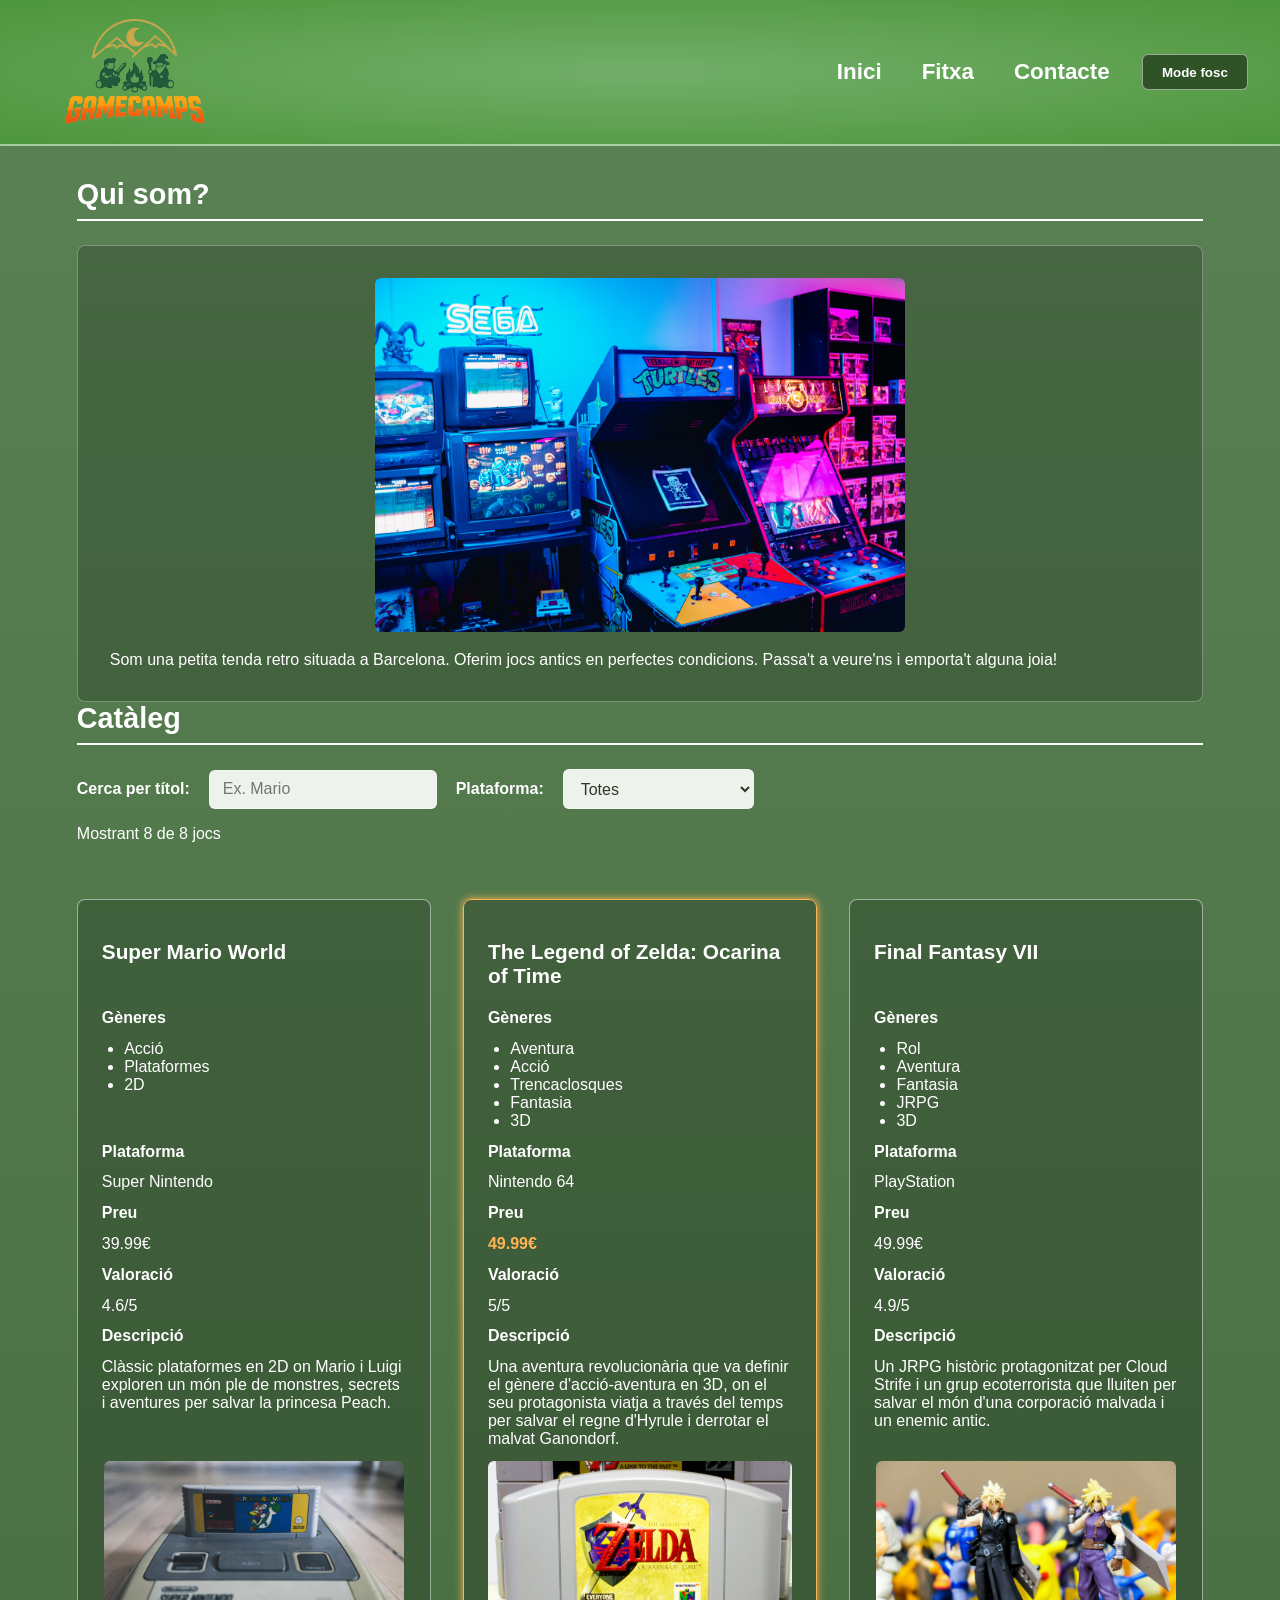
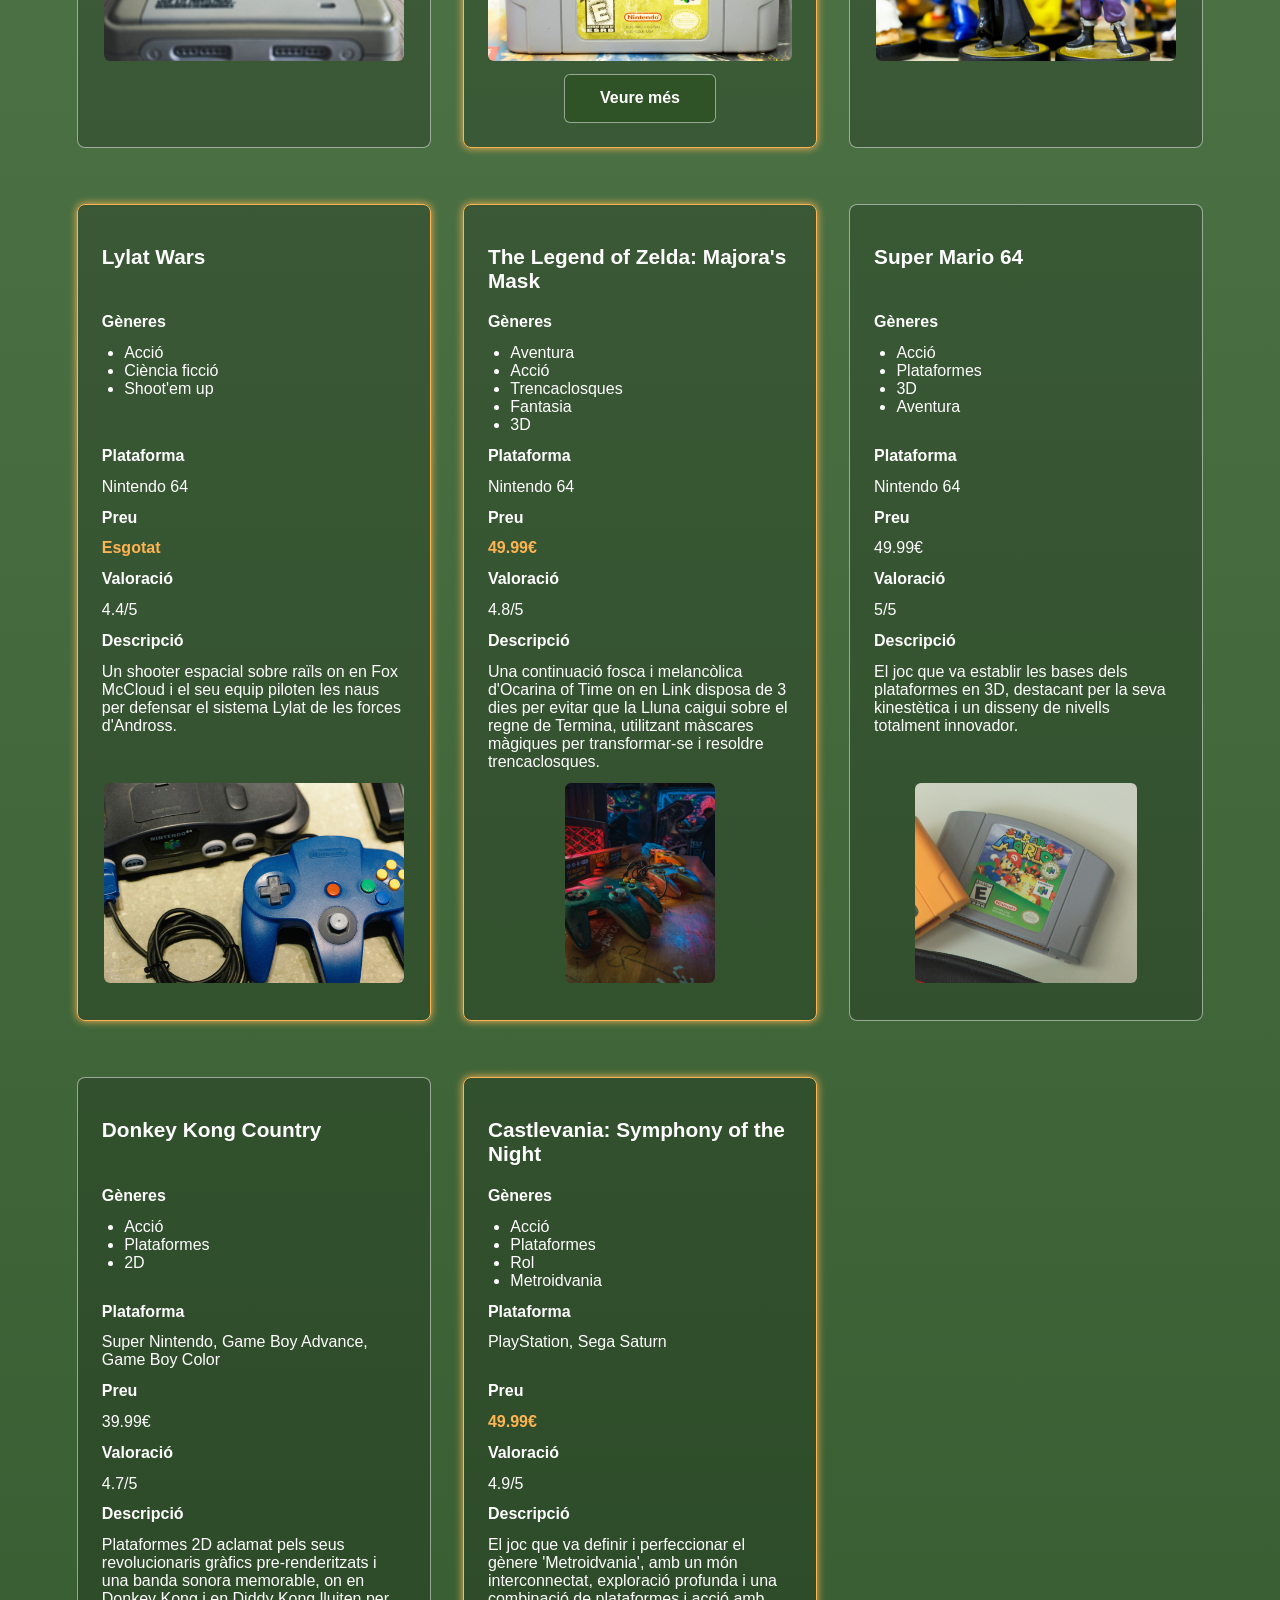
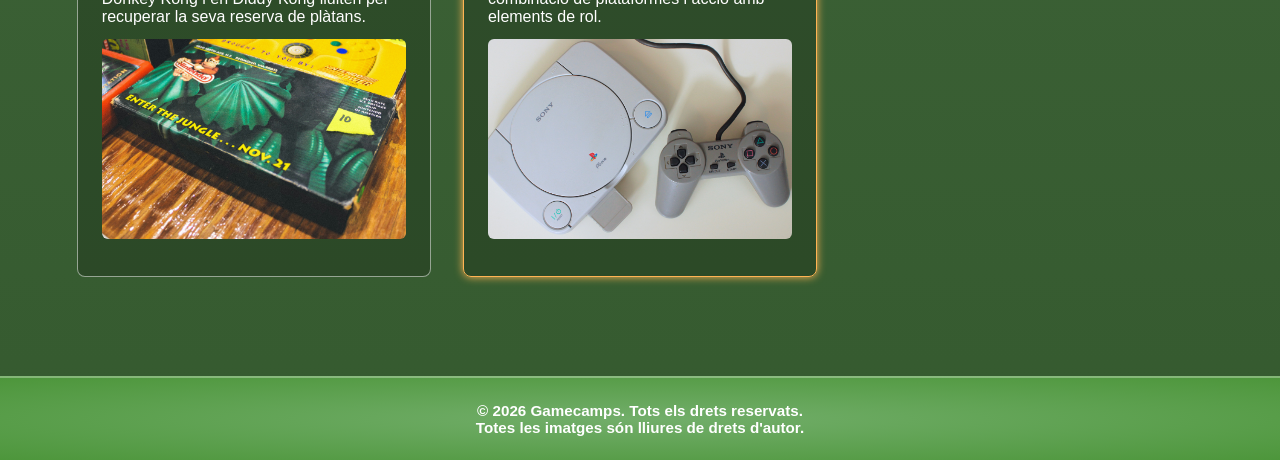
<file: index.html>
<!DOCTYPE html>
<html lang="ca">

<head>
    <meta charset="UTF-8">
    <title>Gamecamps</title>
    <meta name="description" content="Catàleg de videojocs retro de la tenda Gamecamps">
    <meta name="viewport" content="width=device-width, initial-scale=1.0">
    <link rel="icon" href="img/LOGO.png">
    <link rel="stylesheet" href="css/estils.css">
    <script src="js/cataleg.js" defer></script>
    <script src="js/index.js" defer></script>
    <script src="js/tema.js" defer></script>
</head>

<body>
    <!--Capçalera única per separar el header de la pàgina-->
    <header class="main-header" id="capcalera">
        <h1 class="logo" id="logo-botiga">
            <a href="index.html">
                <img src="img/LOGO.png" alt="Gamecamps logo">
            </a>
        </h1>
        <nav id="menu-principal">
            <ul class="menu-list">
                <li><a href="index.html">Inici</a></li>
                <li><a href="fitxa.html">Fitxa</a></li>
                <li><a href="contacte.html">Contacte</a></li>
            </ul>
            <button type="button" id="boto-tema">Mode fosc</button>
        </nav>
    </header>

    <main id="contingut-principal">
        <!--Introducció-->
        <section>
            <header>
                <h2>Qui som?</h2>
            </header>
            <article>
                <img src="img/Gamescamp.jpg" alt="Interior de la tenda">
                <p>Som una petita tenda retro situada a Barcelona. Oferim jocs antics en perfectes condicions. Passa't a
                    veure'ns i emporta't alguna joia!</p>
            </article>
        </section>
        <section id="seccio-cerca">
            <!--Camp per cercar-->
            <header>
                <h2>Catàleg</h2>
            </header>
            <div class="controls-cerca">
                <label for="cerca-titol">Cerca per títol:</label>
                <input type="text" id="cerca-titol" placeholder="Ex. Mario">

                <label for="filtre-plataforma">Plataforma:</label>
                <select id="filtre-plataforma">
                    <option value="">Totes</option>
                    <option value="Super Nintendo">Super Nintendo</option>
                    <option value="Nintendo 64">Nintendo 64</option>
                    <option value="PlayStation">PlayStation</option>
                    <option value="Game Boy Advance">Game Boy Advance</option>
                    <option value="Game Boy Color">Game Boy Color</option>
                    <option value="Sega Saturn">Sega Saturn</option>
                    <option value="Dreamcast">Dreamcast</option>    
                </select>
            </div>
                <p id="comptador-resultats"></p>
                <p id="missatge-buit" class="ocult">No s'ha trobat cap joc</p>
        </section>

        <!--Catàleg amb jocs-->
        <section id="cataleg" class="cataleg-grid"></section>
    </main>
    <footer>
        <p>&copy; 2026 Gamecamps. Tots els drets reservats.<br>Totes les imatges són lliures de drets d'autor.</p>
    </footer>
</body>

</html>
</file>
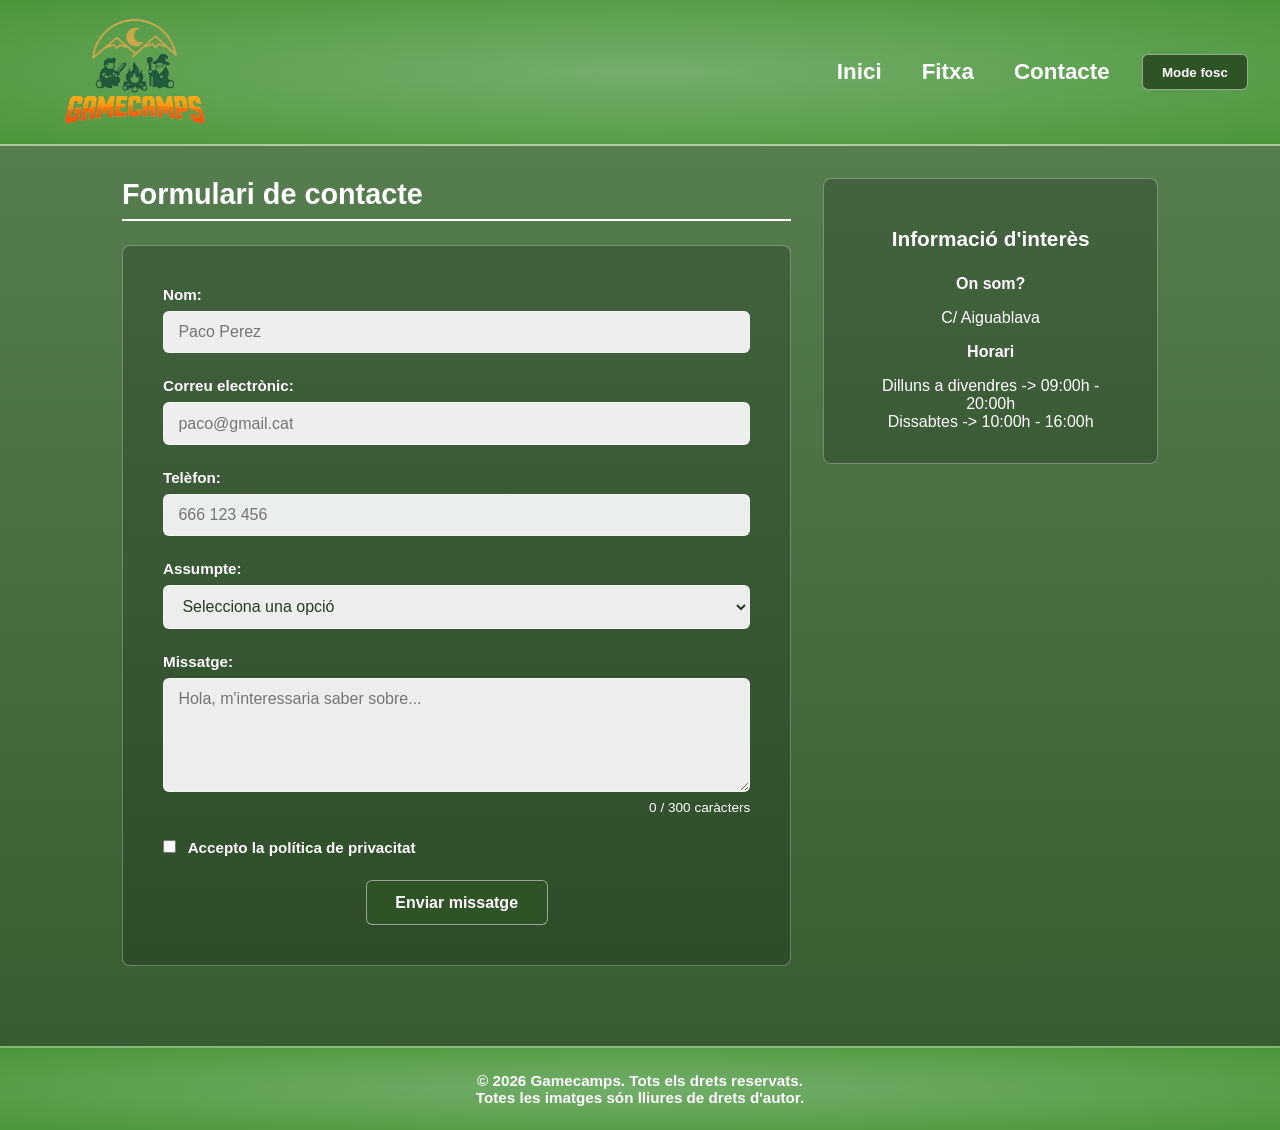
<file: contacte.html>
<!DOCTYPE html>
<html lang="ca">
    <head>
        <meta charset="UTF-8">
        <title>Contacte - Gamecamps</title>
        <meta name="description" content="Formulari de contacte de Gamecamps">
        <meta name="viewport" content="width=device-width, initial-scale=1.0">
        <link rel="icon" href="img/LOGO.png">
        <link rel="stylesheet" href="css/estils.css">
        <script src="js/contacte.js" defer></script>
        <script src="js/tema.js" defer></script>
    </head>
    <body>
        <header class="main-header" id="capcalera">
            <h1 class="logo">
                <a href="index.html">
                    <img src="img/LOGO.png" alt="Gamecamps logo">
                </a>
            </h1>
            <nav id="menu-principal">
                <ul class="menu-list">
                    <li><a href="index.html">Inici</a></li>
                    <li><a href="fitxa.html">Fitxa</a></li>
                    <li><a href="contacte.html">Contacte</a></li>
                </ul>
                <button type="button" id="boto-tema">Mode fosc</button>
            </nav>
        </header>
        <main class="layout-contacte">
            <section id="seccio-formulari">
                <header><h2>Formulari de contacte</h2></header>
                <form id="formulari-contacte" action="#" method="post" novalidate>  
                    <div class="form-group">
                        <label for="nom">Nom:</label>
                        <input type="text" placeholder="Paco Perez" id="nom" name="nom" required>
                    </div>
                    <div class="form-group">
                        <label for="mail">Correu electrònic:</label>
                        <input type="email" placeholder="paco@gmail.cat" id="mail" name="mail" required>
                    </div>
                    <div class="form-group">
                        <label for="telefon">Telèfon:</label>
                        <input type="tel" placeholder="666 123 456" id="telefon" name="telefon">
                    </div>
                    <div class="form-group">
                        <label for="assumpte">Assumpte:</label>
                        <select id="assumpte" name="assumpte">
                            <option value="">Selecciona una opció</option>
                            <option value="consulta">Consulta general</option>
                            <option value="estat">Estat d'un joc</option>
                            <option value="reserva">Reserva un joc</option>
                            <option value="venda">Venda d'un joc</option>
                        </select>
                    </div>
                    <div class="form-group">
                        <label for="missatge">Missatge:</label>
                        <textarea id="missatge" placeholder="Hola, m'interessaria saber sobre..." name="missatge" rows="5" required></textarea>
                    </div>

                    <div class="form-group">
                        <label for="acceptacio">
                            <input type="checkbox" id="acceptacio" name="acceptacio">
                            Accepto la política de privacitat
                        </label>
                    </div>

                    <div class="form-group">
                        <button type="submit" id="boto-enviar">Enviar missatge</button>
                    </div>
                </form>
            </section>

            <aside class="info-contacte">
                <h3>Informació d'interès</h3>
                <h4>On som?</h4>
                <p>C/ Aiguablava</p>

                <h4>Horari</h4>
                <p>Dilluns a divendres -> 09:00h - 20:00h<br>Dissabtes -> 10:00h - 16:00h</p>
            </aside>

        </main>
        <footer>
            <p>&copy; 2026 Gamecamps. Tots els drets reservats.<br>Totes les imatges són lliures de drets d'autor.</p>
        </footer>

    </body>
</html>
</file>
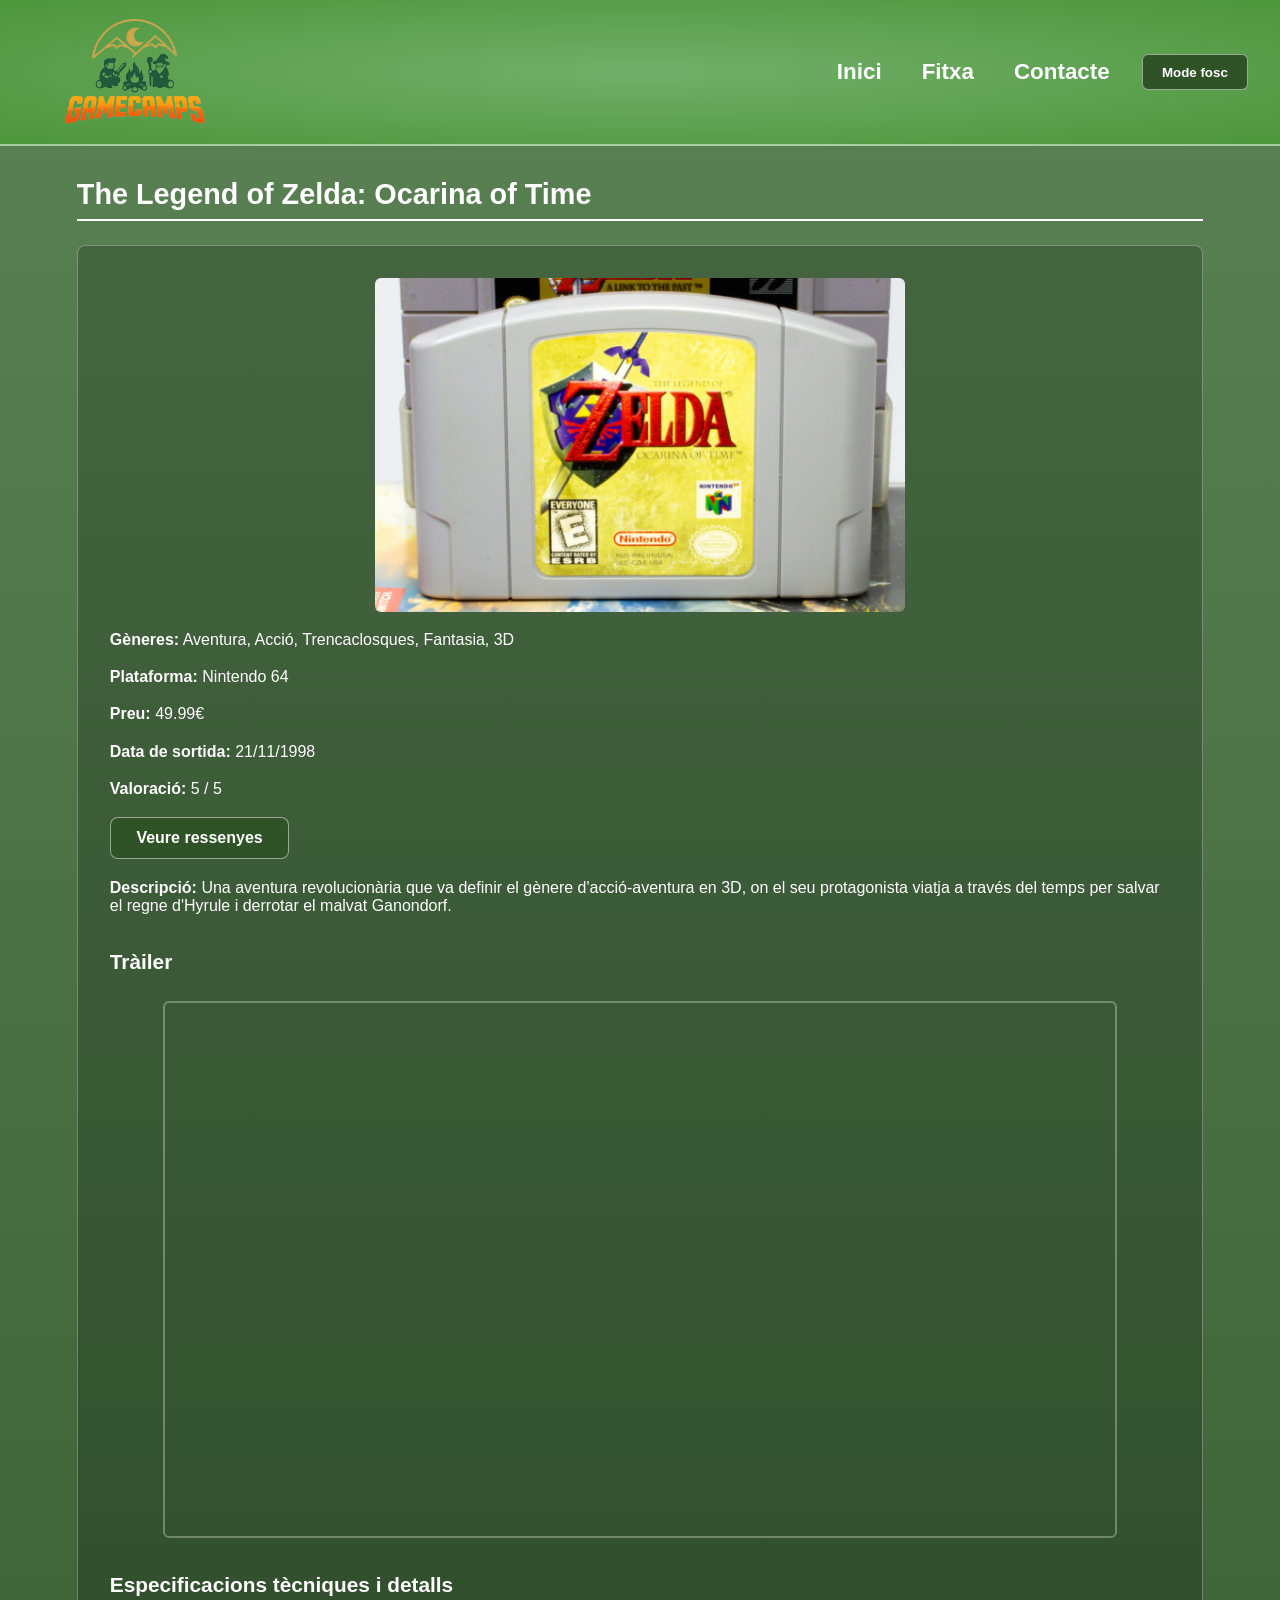
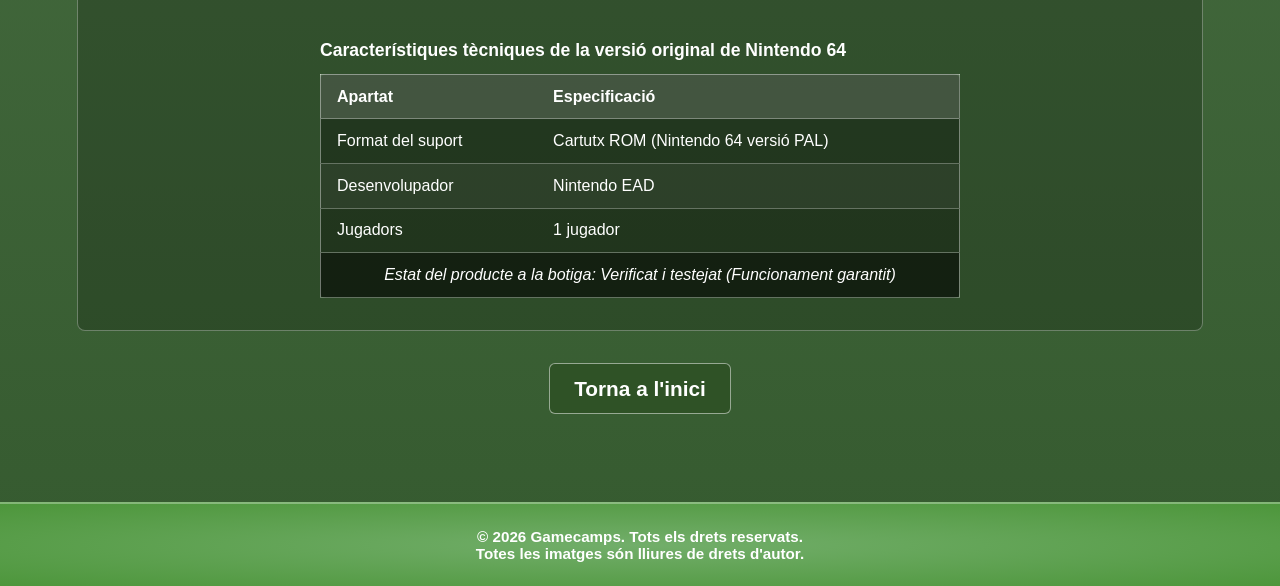
<file: fitxa.html>
<!DOCTYPE html>
<html lang="ca">
    <head>
        <meta charset="UTF-8">
        <title>Fitxa de Joc - Gamecamps</title>
        <meta name="description" content="Detall del videojoc i especificacions tècniques">
        <meta name="viewport" content="width=device-width, initial-scale=1.0">
        <link rel="icon" href="img/LOGO.png">
        <link rel="stylesheet" href="css/estils.css">
        <script src="js/tema.js" defer></script>
    </head>
    <body>
        <header class="main-header" id="capcalera">
            <h1 class="logo">
                <a href="index.html">
                    <img src="img/LOGO.png" alt="Gamecamps logo">
                </a>
            </h1>
            <nav id="menu-principal">
                <ul class="menu-list">
                    <li><a href="index.html">Inici</a></li>
                    <li><a href="fitxa.html">Fitxa</a></li>
                    <li><a href="contacte.html">Contacte</a></li>
                </ul>
                <button type="button" id="boto-tema">Mode fosc</button>
            </nav>
        </header>

        <main>
            <section id="fitxa-joc">
                <header>
                    <h2>The Legend of Zelda: Ocarina of Time</h2>
                </header>
                
                <article>
                    <img id="imatge-joc" src="img/OOT.jpg" alt="Cartutx de Ocarina of Time">
                    
                    <p><strong>Gèneres:</strong> Aventura, Acció, Trencaclosques, Fantasia, 3D</p>
                    <p><strong>Plataforma:</strong> Nintendo 64</p>
                    <p id="preu-joc"><strong>Preu:</strong> 49.99€</p>
                    <p><strong>Data de sortida:</strong> 21/11/1998</p>
                    <p id="valoracio-joc"><strong>Valoració:</strong> 5 / 5</p> <a class="boto-reviews" href="https://www.metacritic.com/game/the-legend-of-zelda-ocarina-of-time/" target="_blank" rel="noopener">Veure ressenyes</a>
                    <p><strong>Descripció:</strong> Una aventura revolucionària que va definir el gènere d'acció-aventura en 3D, on el seu protagonista viatja a través del temps per salvar el regne d'Hyrule i derrotar el malvat Ganondorf.</p>

                    <h3>Tràiler</h3>
                    <iframe id="video-joc" src="https://www.youtube.com/embed/pF7p9hruSeY?si=hGsEsEvpJPi0P6FO" title="Trailer de The Legend of Zelda: Ocarina of Time" allow="accelerometer; autoplay; clipboard-write; encrypted-media; gyroscope; picture-in-picture; web-share" referrerpolicy="strict-origin-when-cross-origin" allowfullscreen></iframe>

                    <h3>Especificacions tècniques i detalls</h3>
                    <table id="taula-tecnica">
                        <caption>Característiques tècniques de la versió original de Nintendo 64</caption>
                        <thead>
                            <tr>
                                <th scope="col">Apartat</th>
                                <th scope="col">Especificació</th>
                            </tr>
                        </thead>
                        <tbody>
                            <tr>
                                <td>Format del suport</td>
                                <td>Cartutx ROM (Nintendo 64 versió PAL)</td>
                            </tr>
                            <tr>
                                <td>Desenvolupador</td>
                                <td>Nintendo EAD</td>
                            </tr>
                            <tr>
                                <td>Jugadors</td>
                                <td>1 jugador</td>
                            </tr>
                        </tbody>
                        <tfoot>
                            <tr>
                                <td colspan="2">Estat del producte a la botiga: Verificat i testejat (Funcionament garantit)</td>
                            </tr>
                        </tfoot>
                    </table>
                </article>
            </section>

            <aside>
                <h3> <a href="index.html">Torna a l'inici</a></h3>
            </aside>
        </main>
        
        <footer>
            <p>&copy; 2026 Gamecamps. Tots els drets reservats.<br>Totes les imatges són lliures de drets d'autor.</p>
        </footer>
    </body>
</html>
</file>
<file: css/estils.css>
:root {
    /* Fons de la pàgina */
    --fons-clar: #5b8255;
    --fons-fosc: #355a2f;

    /* Capçalera i footer */
    --capcalera-centre: #72ae6a;
    --capcalera-vora: #4d963b;

    /* Botons */
    --boto: #2f5226;
    --boto-hover: #223d1c;

    /* Accent (hover) */
    --accent: #ffb454;

    /* Text */
    --text: #ffffff;
    --text-formulari: #2b3a24;

    /* Targetes i vores */
    --targeta-fons: rgba(0, 0, 0, 0.2);
    --vora-suau: rgba(255, 255, 255, 0.3);
    --vora-boto: rgba(255, 255, 255, 0.5);

    /* Tipografia */
    --font: Arial, sans-serif;
}

* {
    box-sizing: border-box;
    margin: 0;
    padding: 0;
}

body {
    font-family: var(--font);
    color: var(--text);
    background: linear-gradient(var(--fons-clar), var(--fons-fosc));
    min-height: 100vh;
    display:flex;
    flex-direction:column;
}

.main-header {
    background: radial-gradient(var(--capcalera-centre), var(--capcalera-vora));
    padding: 1rem 2rem;
    display: flex;
    justify-content: space-between;
    align-items: center;
    border-bottom: 2px solid var(--vora-boto);
}

.logo {
    line-height: 0;
}

.logo a {
    display:block;
}

.logo img {
    height:7rem;
    width:auto;
    display:block;
}

.menu-list {
    display: flex;
    gap: 2.5rem;
    list-style-type: none;
}

.menu-list a {
    color: var(--text);
    text-decoration: none;
    font-weight: bold;
    font-size:1.4rem;
    transition: color 0.3s ease;
}

.menu-list a:hover {
    text-decoration: underline;
    color: var(--accent);
}

main {
    padding: 2rem;
    max-width: 93%;
    margin: 0 auto;
    flex:1;
    width: 100%;
}

h2 {
    font-size: 1.8rem;
    margin-bottom: 1.5rem;
    border-bottom: 2px solid var(--text);
    padding-bottom: 0.5rem;
}

h3 {
    font-size: 1.3rem;
    margin-top: 1rem;
    margin-bottom: 0.5rem;
}

.cataleg-grid {
    display: grid;
    grid-template-columns: repeat(auto-fit, minmax(min(100%, 22rem), 1fr));
    column-gap: 2rem;
    row-gap: 0.8rem;
    margin-top: 2rem;
}

.joc {
    background-color: var(--targeta-fons);
    border: 1px solid var(--vora-boto);
    border-radius: 8px;
    padding: 1.5rem;
    margin-bottom: 1.2rem;
    display: grid;
    grid-row: span 13;
    grid-template-rows: subgrid;
    row-gap: 0.8rem;
}

.joc img {
    max-width: 100%;
    height: 200px;
    border-radius: 6px;
    object-fit: cover;
    display: block;
    justify-self: center;
    align-self: start;
}

.joc ul {
    padding-left: 1.4rem;
}

.joc footer {
    text-align:center;
}

.joc footer a {
    display:inline-block;
    background-color: var(--boto);
    color: var(--text);
    padding: 0.9rem 2.2rem;
    border: 1px solid var(--vora-boto);
    border-radius:  6px;
    text-decoration: none;
    font-weight: bold;
    transition: background-color 0.3s ease, color 0.3s ease;
}

.joc footer a:hover{
    background-color: var(--boto-hover);
    color: var(--accent);
    text-decoration: underline;
}

main article {
    background-color: var(--targeta-fons);
    border: 1px solid var(--vora-suau);
    border-radius: 8px;
    padding: 2rem;
    margin-top: 1.5rem;
    display: flex;
    flex-direction: column;
    gap: 1.2rem;
}

main article img {
    max-width: 50%; 
    object-fit: cover;
    border-radius: 6px;
    align-self: center;
}

table {
    width: 100%;
    max-width: 40rem;
    border-collapse: collapse;
    margin-top: 1rem;
    background-color: rgba(0, 0, 0, 0.3);
    border-radius: 6px;
    border: 1px solid rgba(255, 255, 255, 0.4);
    align-self: center;
}

caption {
    font-weight: bold;
    margin-bottom: 0.8rem;
    text-align: left;
    font-size: 1.1rem;
}

th, td {
    padding: 0.8rem 1rem;
    text-align: left;
    border-bottom: 1px solid var(--vora-suau);
}

th {
    background-color: rgba(255, 255, 255, 0.15);
    font-weight: bold;
}

tbody tr:nth-child(even){
    background-color: rgba(255, 255, 255, 0.05);
}

tfoot td {
    font-style: italic;
    background-color: rgba(0, 0, 0, 0.4);
    text-align: center;
}

main article iframe {
    width: 90%;
    max-width: 60rem;
    aspect-ratio: 16 / 9;
    height: auto;
    border-radius: 6px;
    align-self: center;
    border: 2px solid var(--vora-suau);
}

main article a {
    color: #a8e6cf;
    text-decoration: underline;
    font-weight: bold;
    transition: color 0.3s ease;
}

.boto-reviews {
    align-self: flex-start;
    display: inline-block;
    background-color: var(--boto);
    color: var(--text);
    padding: 0.7rem 1.6rem;
    border: 1px solid var(--vora-boto);
    border-radius: 8px;
    text-decoration: none;
    font-weight: bold;
    transition: background-color 0.3s ease;
}

main article a.boto-reviews:hover {
    background-color: var(--boto-hover);
    color: var(--accent);
    text-decoration: underline;
}

main article a:hover {
    color: var(--accent);
}

main aside {
    margin-top: 2rem;
    text-align: center;
}

main aside a{
    display: inline-block;
    background-color: var(--boto);
    color: var(--text);
    padding: 0.8rem 1.5rem;
    border: 1px solid var(--vora-boto);
    border-radius: 6px;
    text-decoration: none;
    font-weight: bold;
    transition: background-color 0.3s ease;
}

main aside a:hover {
    background-color: var(--boto-hover);
    text-decoration: underline;
    color: var(--accent);
}

.layout-contacte{
    display:grid;
    grid-template-columns: 2fr 1fr;
    gap:2rem;
    align-items:start;
    max-width: 1100px;
    margin: 0 auto;
}

#formulari-contacte {
    background-color: var(--targeta-fons);
    border: 1px solid var(--vora-suau);
    border-radius:8px;
    padding: 2.5rem;
    margin: 0;
    max-width: 100%;
    display: flex;
    flex-direction: column;
    gap: 1.5rem;
}

.form-group {
    display:flex;
    flex-direction: column;
    gap: 0.5rem;
}

.form-group label {
    font-weight: bold;
    font-size: 0.95rem;
    color: var(--text);
}

.form-group input, .form-group select, .form-group textarea {
    width: 100%;
    padding: 0.7rem 0.9rem;
    border: 1px solid var(--vora-suau);
    border-radius: 6px;
    background-color: rgba(255, 255, 255, 0.9);
    color: var(--text-formulari);
    font-family: inherit;
    font-size: 1rem;
}

.form-group textarea {
    resize: vertical;
}

.form-group button {
    padding: 0.8rem 1.8rem;
    background-color: var(--boto);
    color: var(--text);
    border: 1px solid var(--vora-boto);
    border-radius: 6px;
    font-family: inherit;
    font-weight: bold;
    font-size: 1rem;
    cursor: pointer;
    align-self: center;
    transition: background-color 0.3s ease;
}

.form-group button:hover {
    background-color: var(--boto-hover);
    color: var(--accent);
    text-decoration: underline;
}

body > footer {
    background: radial-gradient(var(--capcalera-centre), var(--capcalera-vora));
    padding: 1.5rem 2rem;
    margin-top: 3rem;
    text-align:center;
    font-size:0.95rem;
    border-top:2px solid var(--vora-suau);
    font-weight: bold;
}

.layout-contacte aside.info-contacte {
    margin-top: 0;
    background-color: var(--targeta-fons);
    border: 1px solid var(--vora-suau);
    border-radius: 8px;
    padding: 2rem;
    display: flex;
    flex-direction: column;
    gap: 1rem;
}

.joc.estoc-baix{
    border-color: var(--accent);
    box-shadow: 0 0 8px var(--accent);
}

.joc.estoc-baix .preu {
    color: var(--accent);
    font-weight: bold;
}

.controls-cerca{
    display: flex;
    flex-wrap: wrap;
    align-items: center;
    gap: 0.8rem 1.2rem;
    margin-bottom: 1rem;
}

.controls-cerca label {
    font-weight: bold;
}

.controls-cerca input, .controls-cerca select {
    padding: 0.6rem 0.8rem;
    border: 1px solid var(--vora-suau);
    border-radius: 6px;
    background-color: rgba(255, 255, 255, 0.9);
    color: var(--text-formulari);
    font-family: inherit;
    font-size: 1rem;
}

#comptador-resultats {
    margin-bottom: 0.5rem;
}

#missatge-buit {
    font-weight: bold;
    color: var(--accent);
}

.ocult {
    display: none;
}

.form-group input.error, .form-group select.error, .form-group textarea.error {
    border: 2px solid #ff8a8a;
}

.form-group input[type="checkbox"] {
    width: auto;
    padding: 0;
    margin-right: 0.5rem;
}

.missatge-error {
    color: #ffb3b3;
    font-size: 0.9rem;
    font-weight: bold;
}

#comptador-caracters {
    font-size: 0.85rem;
    text-align: right;
}

#comptador-caracters.excedit {
    color: #ff8a8a;
    font-weight: bold;
}

#resum-confirmacio {
    margin-top: 1.5rem;
}

body.mode-fosc {
    --fons-clar: #1f2a1d;
    --fons-fosc: #0f160e;
    --capcalera-centre: #2e4a2a;
    --capcalera-vora: #1f3a1b;
    --boto: #3d6b32;
    --boto-hover: #2f5226;
    --targeta-fons: rgba(0, 0, 0, 0.45);
}

#boto-tema{
    padding: 0.6rem 1.2rem;
    background-color: var(--boto);
    color: var(--text);
    border: 1px solid var(--vora-boto);
    border-radius: 6px;
    font-family: inherit;
    font-weight: bold;
    cursor: pointer;
}

#boto-tema:hover {
    background-color: var(--boto-hover);
    color: var(--accent);
}

#menu-principal {
    display:flex;
    align-items:center;
    gap:2rem;
}

@media (max-width: 40rem) {
    .main-header{
        flex-direction: column;
        gap: 1rem;
    }

    main {
        padding: 1rem;
        max-width: 100%;
    }

    .menu-list{
        gap:1.2rem;
        flex-wrap: wrap;
        justify-content: center;
    }

    .joc, main article {
        padding: 1rem;
    }
    
    main article img {
        max-width: 100%;
    }

    main article iframe {
        width: 100%;
    }

    .layout-contacte {
        grid-template-columns: 1fr;
    }

    #formulari-contacte {
        padding: 1.5rem;
    }
    
    #menu-principal {
        display:flex;
        align-items:center;
        gap:2rem;
    }
}
</file>
